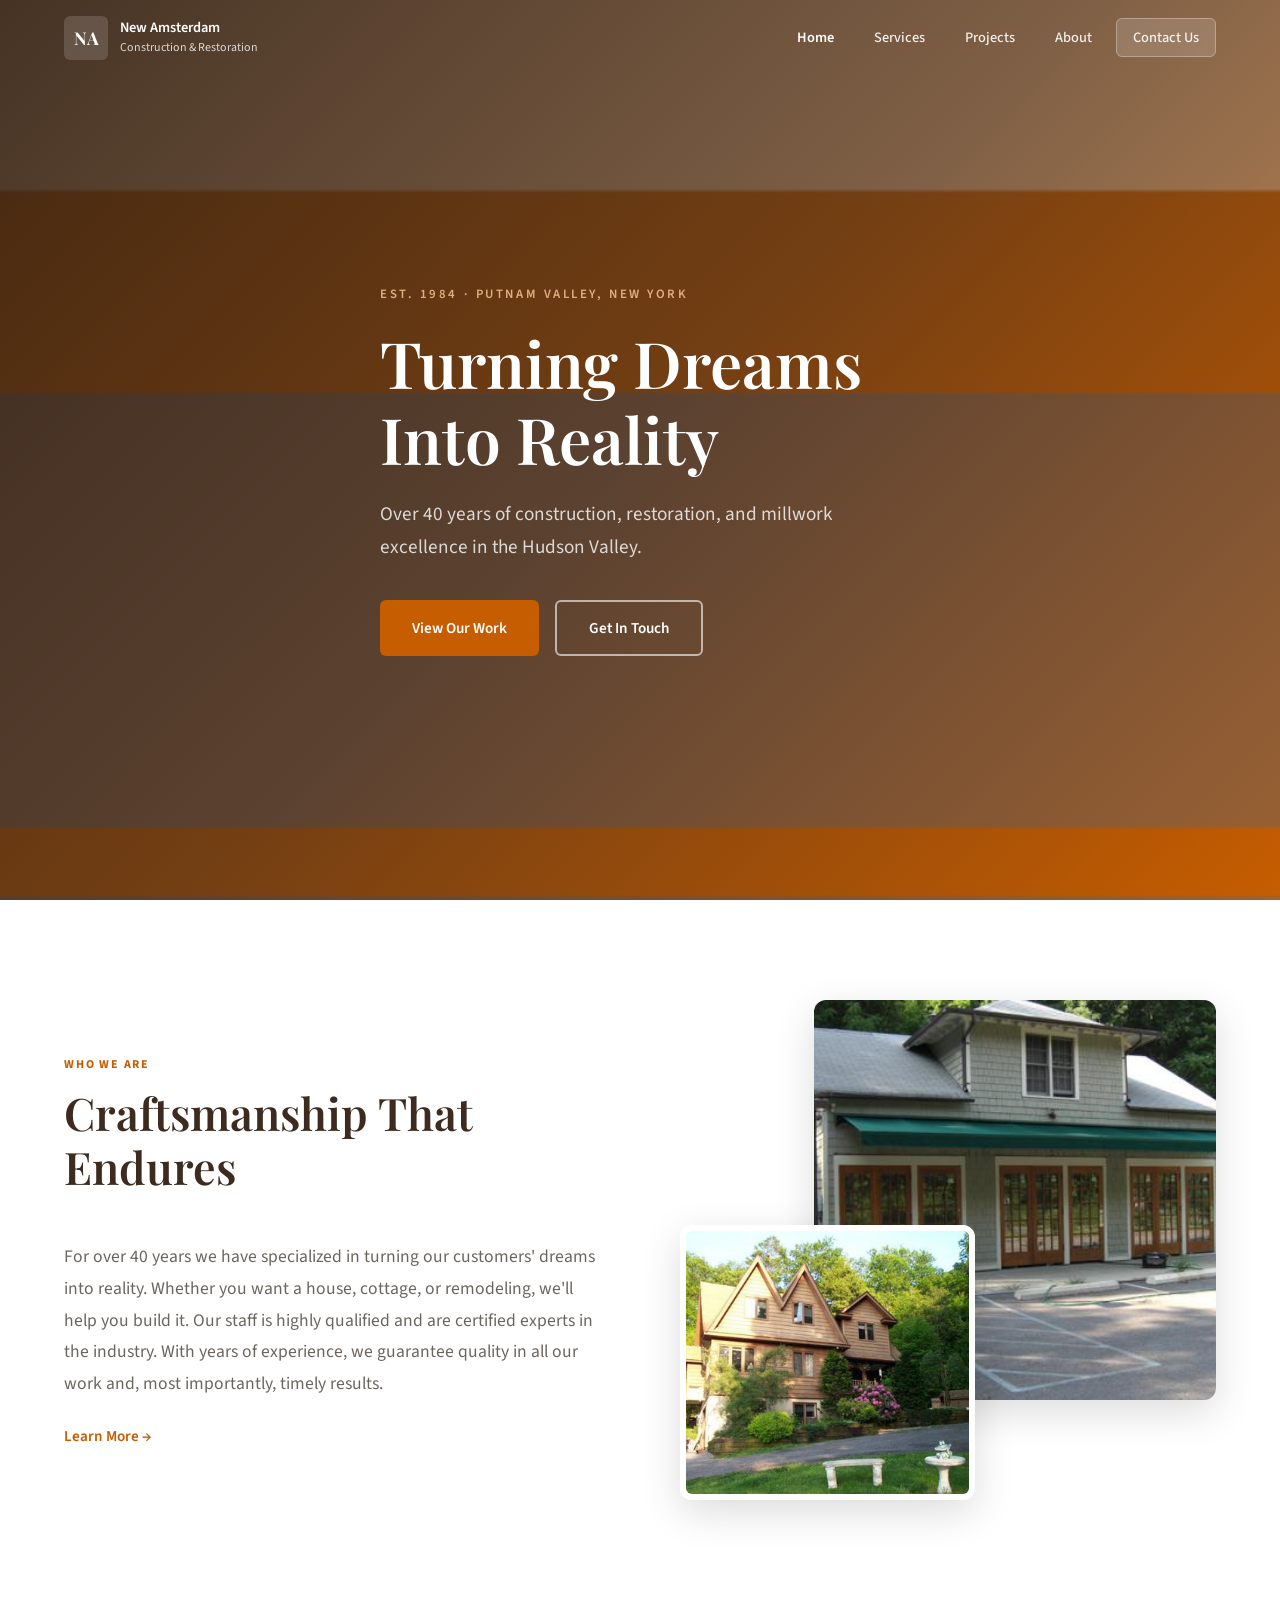
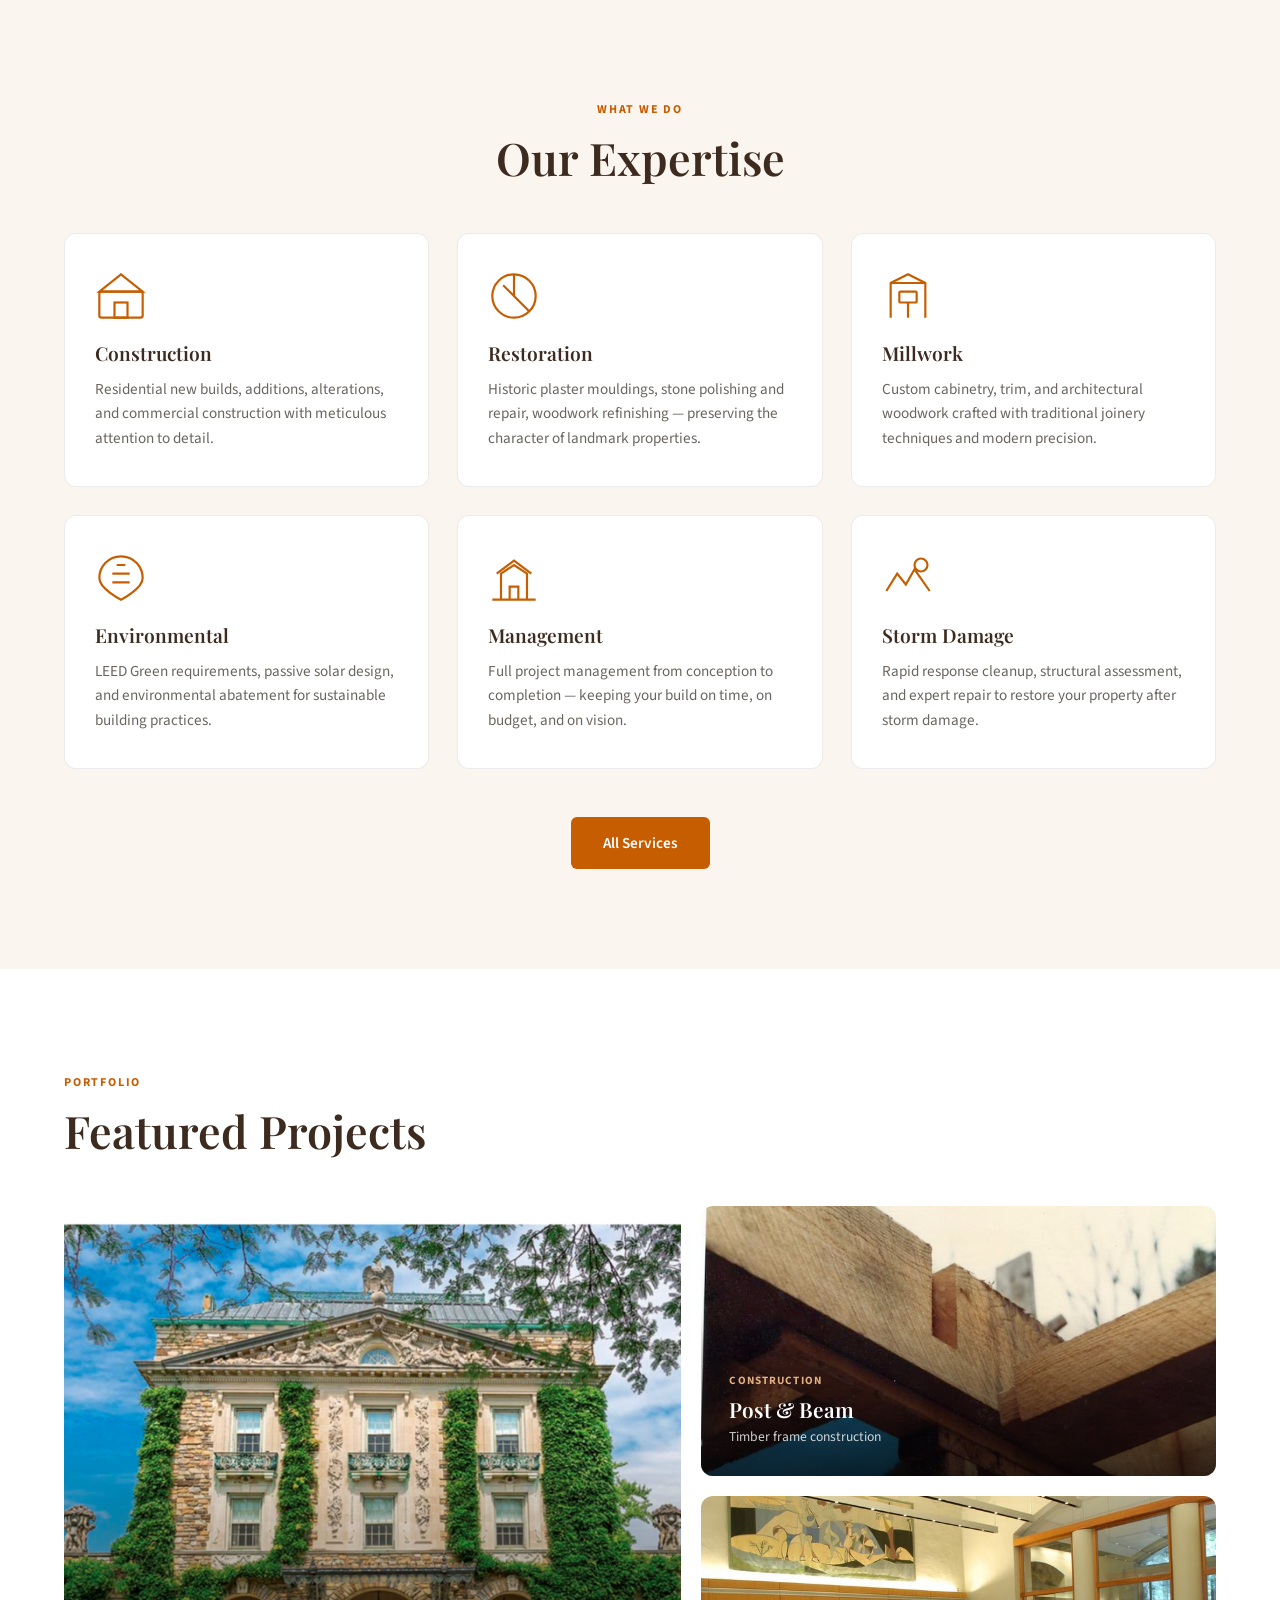
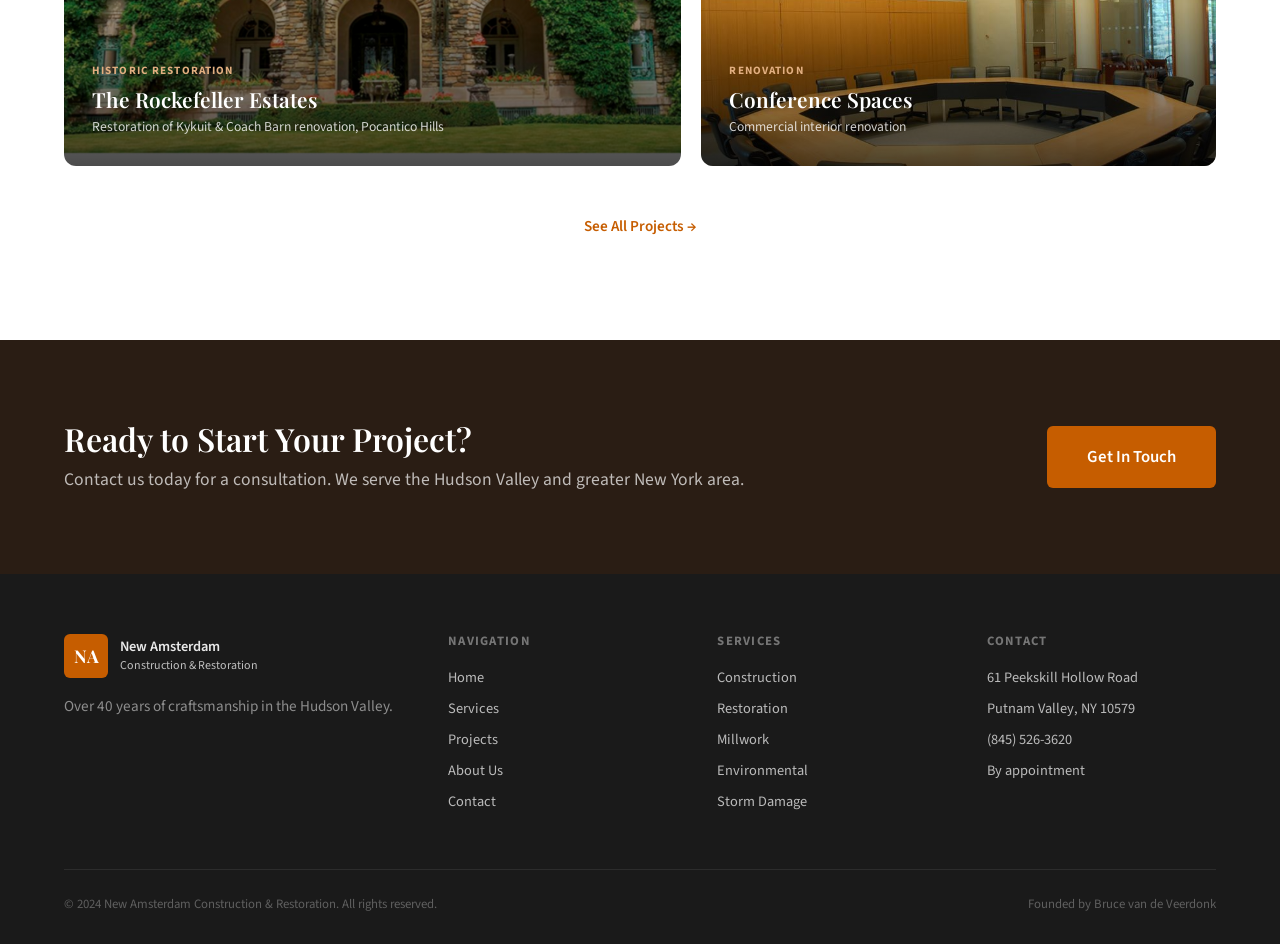
<file: index.html>
<!DOCTYPE html>
<html lang="en">
<head>
  <meta charset="UTF-8">
  <meta name="viewport" content="width=device-width, initial-scale=1.0">
  <title>New Amsterdam Construction & Restoration | Putnam Valley, NY</title>
  <meta name="description" content="Over 40 years of construction, restoration, and millwork excellence in the Hudson Valley. Residential, commercial, and historic restoration.">
  <!-- Open Graph -->
  <meta property="og:type" content="website">
  <meta property="og:title" content="New Amsterdam Construction & Restoration">
  <meta property="og:description" content="Over 40 years of construction, restoration, and millwork excellence in the Hudson Valley.">
  <meta property="og:image" content="https://www.ai-heroes.co/newamsterdam-cr-redesign/images/og-image.png">
  <meta property="og:image:width" content="1200">
  <meta property="og:image:height" content="630">
  <meta property="og:url" content="https://www.ai-heroes.co/newamsterdam-cr-redesign/">
  <meta property="og:site_name" content="New Amsterdam Construction & Restoration">
  <!-- Twitter Card -->
  <meta name="twitter:card" content="summary_large_image">
  <meta name="twitter:title" content="New Amsterdam Construction & Restoration">
  <meta name="twitter:description" content="Over 40 years of construction, restoration, and millwork excellence in the Hudson Valley.">
  <meta name="twitter:image" content="https://www.ai-heroes.co/newamsterdam-cr-redesign/images/og-image.png">
  <!-- Theme -->
  <meta name="theme-color" content="#2A1D14">
  <link rel="preconnect" href="https://fonts.googleapis.com">
  <link rel="preconnect" href="https://fonts.gstatic.com" crossorigin>
  <link href="https://fonts.googleapis.com/css2?family=Playfair+Display:wght@400;600;700&family=Source+Sans+Pro:wght@300;400;600;700&display=swap" rel="stylesheet">
  <link rel="stylesheet" href="styles.css">
</head>
<body>
  <!-- Navigation -->
  <nav class="nav" id="nav">
    <div class="nav__inner">
      <a href="index.html" class="nav__logo">
        <span class="nav__logo-mark">NA</span>
        <span class="nav__logo-text">New Amsterdam<br><small>Construction & Restoration</small></span>
      </a>
      <button class="nav__toggle" id="navToggle" aria-label="Menu">
        <span></span><span></span><span></span>
      </button>
      <ul class="nav__links" id="navLinks">
        <li><a href="index.html" class="active">Home</a></li>
        <li><a href="services.html">Services</a></li>
        <li><a href="projects.html">Projects</a></li>
        <li><a href="about.html">About</a></li>
        <li><a href="contact.html" class="nav__cta">Contact Us</a></li>
      </ul>
    </div>
  </nav>

  <!-- Hero -->
  <header class="hero">
    <div class="hero__bg">
      <img src="images/header.jpg" alt="New Amsterdam Construction header" loading="eager">
      <div class="hero__overlay"></div>
    </div>
    <div class="hero__content">
      <p class="hero__tag">Est. 1984 · Putnam Valley, New York</p>
      <h1 class="hero__title">Turning Dreams<br>Into Reality</h1>
      <p class="hero__subtitle">Over 40 years of construction, restoration, and millwork excellence in the Hudson Valley.</p>
      <div class="hero__actions">
        <a href="projects.html" class="btn btn--primary">View Our Work</a>
        <a href="contact.html" class="btn btn--outline">Get In Touch</a>
      </div>
    </div>
  </header>

  <!-- Intro -->
  <section class="section intro">
    <div class="container">
      <div class="intro__grid">
        <div class="intro__text">
          <p class="section__tag">Who We Are</p>
          <h2 class="section__title">Craftsmanship That Endures</h2>
          <p class="intro__body">For over 40 years we have specialized in turning our customers' dreams into reality. Whether you want a house, cottage, or remodeling, we'll help you build it. Our staff is highly qualified and are certified experts in the industry. With years of experience, we guarantee quality in all our work and, most importantly, timely results.</p>
          <a href="about.html" class="btn btn--text">Learn More &rarr;</a>
        </div>
        <div class="intro__images">
          <div class="intro__img intro__img--main">
            <img src="images/home-project2.jpg" alt="Construction project" loading="lazy">
          </div>
          <div class="intro__img intro__img--accent">
            <img src="images/home-project1.jpg" alt="Completed project" loading="lazy">
          </div>
        </div>
      </div>
    </div>
  </section>

  <!-- Services Preview -->
  <section class="section services-preview">
    <div class="container">
      <p class="section__tag section__tag--center">What We Do</p>
      <h2 class="section__title section__title--center">Our Expertise</h2>
      <div class="services-grid">
        <div class="service-card">
          <div class="service-card__icon">
            <svg viewBox="0 0 48 48" fill="none" stroke="currentColor" stroke-width="2"><rect x="4" y="20" width="40" height="24" rx="2"/><path d="M24 4L4 20h40L24 4z"/><rect x="18" y="30" width="12" height="14"/></svg>
          </div>
          <h3>Construction</h3>
          <p>Residential new builds, additions, alterations, and commercial construction with meticulous attention to detail.</p>
        </div>
        <div class="service-card">
          <div class="service-card__icon">
            <svg viewBox="0 0 48 48" fill="none" stroke="currentColor" stroke-width="2"><circle cx="24" cy="24" r="20"/><path d="M24 4v20l14 14"/><path d="M14 14l10 10"/></svg>
          </div>
          <h3>Restoration</h3>
          <p>Historic plaster mouldings, stone polishing and repair, woodwork refinishing — preserving the character of landmark properties.</p>
        </div>
        <div class="service-card">
          <div class="service-card__icon">
            <svg viewBox="0 0 48 48" fill="none" stroke="currentColor" stroke-width="2"><path d="M8 44V12l16-8 16 8v32"/><path d="M8 12h32"/><rect x="16" y="20" width="16" height="10" rx="1"/><path d="M24 30v14"/></svg>
          </div>
          <h3>Millwork</h3>
          <p>Custom cabinetry, trim, and architectural woodwork crafted with traditional joinery techniques and modern precision.</p>
        </div>
        <div class="service-card">
          <div class="service-card__icon">
            <svg viewBox="0 0 48 48" fill="none" stroke="currentColor" stroke-width="2"><path d="M24 4C12 4 4 14 4 24s20 20 20 20 20-10 20-20S36 4 24 4z"/><path d="M16 20h16M16 28h16M20 12h8"/></svg>
          </div>
          <h3>Environmental</h3>
          <p>LEED Green requirements, passive solar design, and environmental abatement for sustainable building practices.</p>
        </div>
        <div class="service-card">
          <div class="service-card__icon">
            <svg viewBox="0 0 48 48" fill="none" stroke="currentColor" stroke-width="2"><path d="M4 44h40"/><path d="M12 44V20l12-8 12 8v24"/><path d="M20 44V32h8v12"/><path d="M8 20l16-12 16 12"/></svg>
          </div>
          <h3>Management</h3>
          <p>Full project management from conception to completion — keeping your build on time, on budget, and on vision.</p>
        </div>
        <div class="service-card">
          <div class="service-card__icon">
            <svg viewBox="0 0 48 48" fill="none" stroke="currentColor" stroke-width="2"><path d="M4 36l10-16 8 10 8-14 14 20"/><circle cx="36" cy="12" r="6"/></svg>
          </div>
          <h3>Storm Damage</h3>
          <p>Rapid response cleanup, structural assessment, and expert repair to restore your property after storm damage.</p>
        </div>
      </div>
      <div class="section__cta">
        <a href="services.html" class="btn btn--primary">All Services</a>
      </div>
    </div>
  </section>

  <!-- Featured Projects -->
  <section class="section featured">
    <div class="container">
      <p class="section__tag">Portfolio</p>
      <h2 class="section__title">Featured Projects</h2>
      <div class="featured__grid">
        <a href="projects.html" class="featured__card featured__card--large">
          <img src="images/kykuit.png" alt="Kykuit - Rockefeller Estate" loading="lazy">
          <div class="featured__card-overlay">
            <span class="featured__card-tag">Historic Restoration</span>
            <h3>The Rockefeller Estates</h3>
            <p>Restoration of Kykuit & Coach Barn renovation, Pocantico Hills</p>
          </div>
        </a>
        <a href="projects.html" class="featured__card">
          <img src="images/timber1.jpg" alt="Post and Beam construction" loading="lazy">
          <div class="featured__card-overlay">
            <span class="featured__card-tag">Construction</span>
            <h3>Post & Beam</h3>
            <p>Timber frame construction</p>
          </div>
        </a>
        <a href="projects.html" class="featured__card">
          <img src="images/conference-room.jpg" alt="Conference room restoration" loading="lazy">
          <div class="featured__card-overlay">
            <span class="featured__card-tag">Renovation</span>
            <h3>Conference Spaces</h3>
            <p>Commercial interior renovation</p>
          </div>
        </a>
      </div>
      <div class="section__cta">
        <a href="projects.html" class="btn btn--text">See All Projects &rarr;</a>
      </div>
    </div>
  </section>

  <!-- CTA Banner -->
  <section class="cta-banner">
    <div class="container">
      <div class="cta-banner__inner">
        <div>
          <h2>Ready to Start Your Project?</h2>
          <p>Contact us today for a consultation. We serve the Hudson Valley and greater New York area.</p>
        </div>
        <a href="contact.html" class="btn btn--primary btn--large">Get In Touch</a>
      </div>
    </div>
  </section>

  <!-- Footer -->
  <footer class="footer">
    <div class="container">
      <div class="footer__grid">
        <div class="footer__brand">
          <div class="nav__logo">
            <span class="nav__logo-mark">NA</span>
            <span class="nav__logo-text">New Amsterdam<br><small>Construction & Restoration</small></span>
          </div>
          <p class="footer__tagline">Over 40 years of craftsmanship in the Hudson Valley.</p>
        </div>
        <div class="footer__col">
          <h4>Navigation</h4>
          <ul>
            <li><a href="index.html">Home</a></li>
            <li><a href="services.html">Services</a></li>
            <li><a href="projects.html">Projects</a></li>
            <li><a href="about.html">About Us</a></li>
            <li><a href="contact.html">Contact</a></li>
          </ul>
        </div>
        <div class="footer__col">
          <h4>Services</h4>
          <ul>
            <li><a href="services.html">Construction</a></li>
            <li><a href="services.html">Restoration</a></li>
            <li><a href="services.html">Millwork</a></li>
            <li><a href="services.html">Environmental</a></li>
            <li><a href="services.html">Storm Damage</a></li>
          </ul>
        </div>
        <div class="footer__col">
          <h4>Contact</h4>
          <ul>
            <li>61 Peekskill Hollow Road</li>
            <li>Putnam Valley, NY 10579</li>
            <li><a href="tel:8455263620">(845) 526-3620</a></li>
            <li>By appointment</li>
          </ul>
        </div>
      </div>
      <div class="footer__bottom">
        <p>&copy; 2024 New Amsterdam Construction & Restoration. All rights reserved.</p>
        <p>Founded by Bruce van de Veerdonk</p>
      </div>
    </div>
  </footer>

  <script src="main.js"></script>
</body>
</html>
</file>
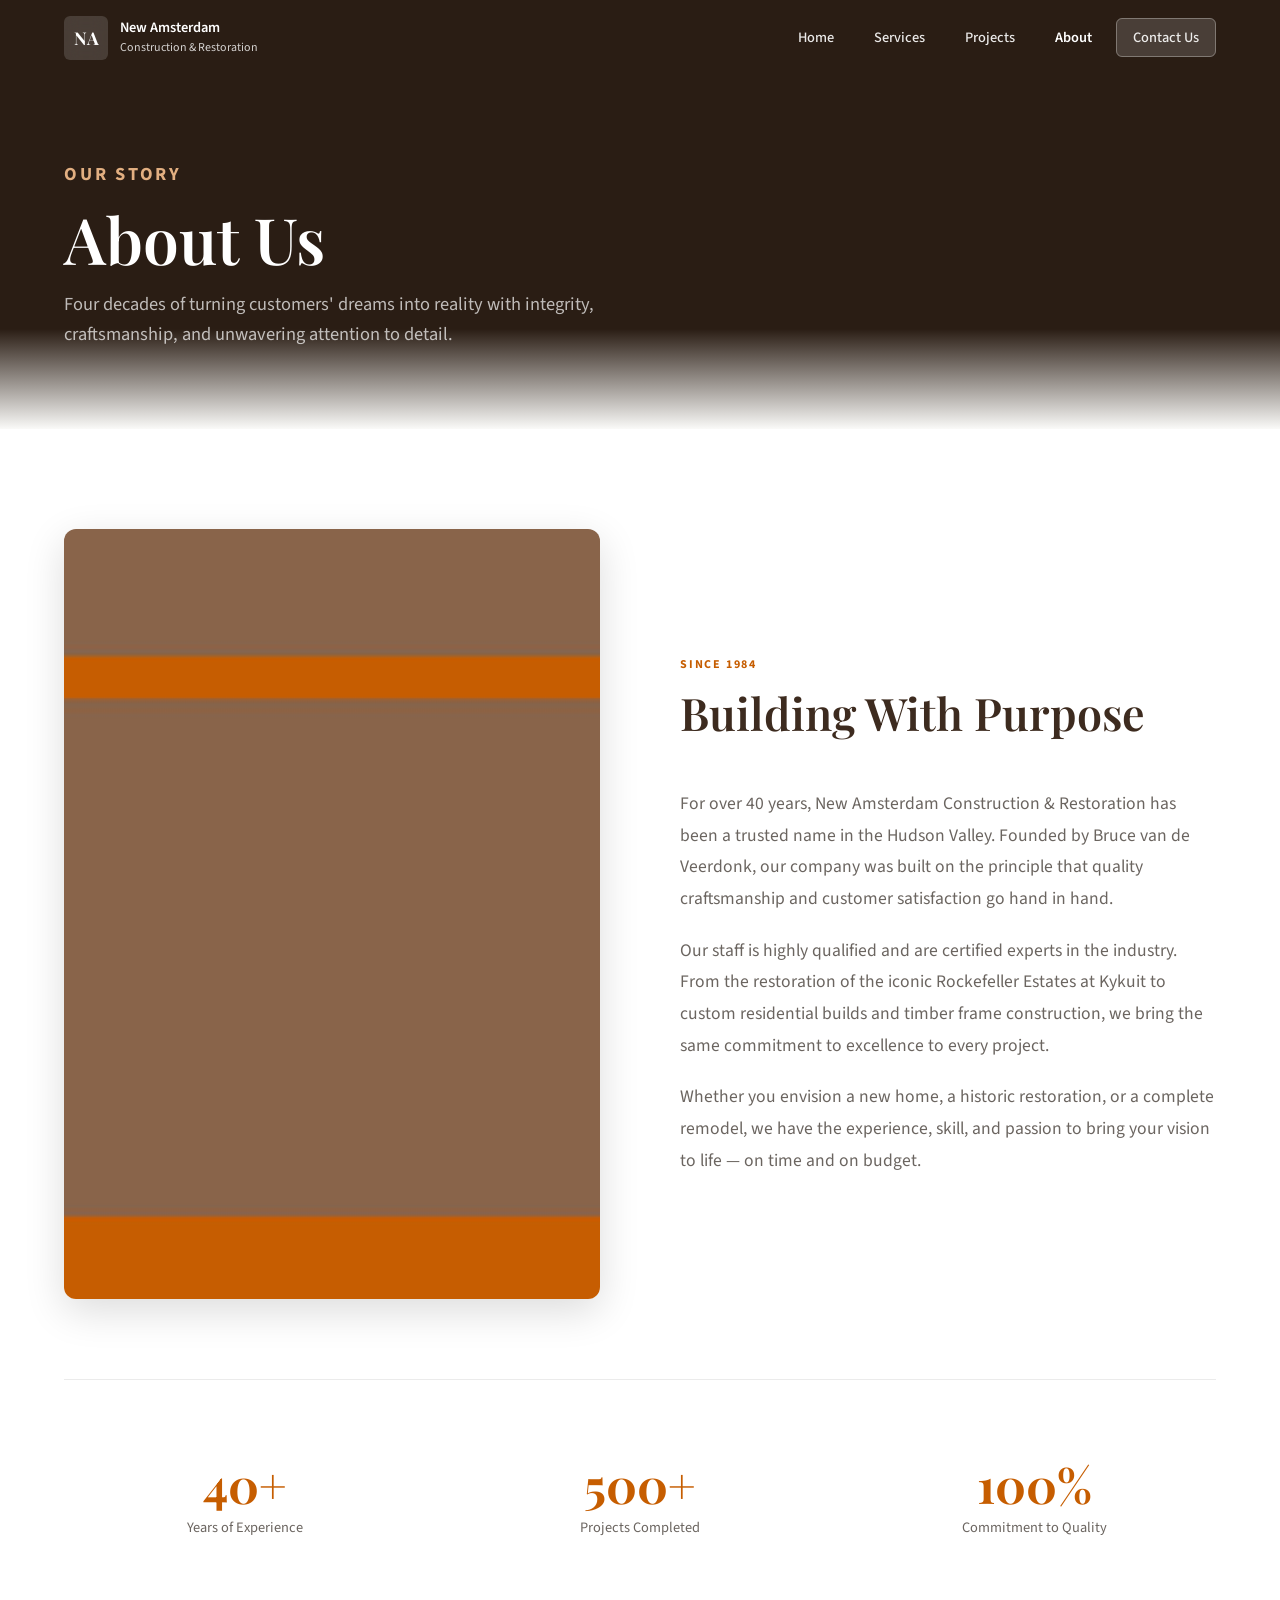
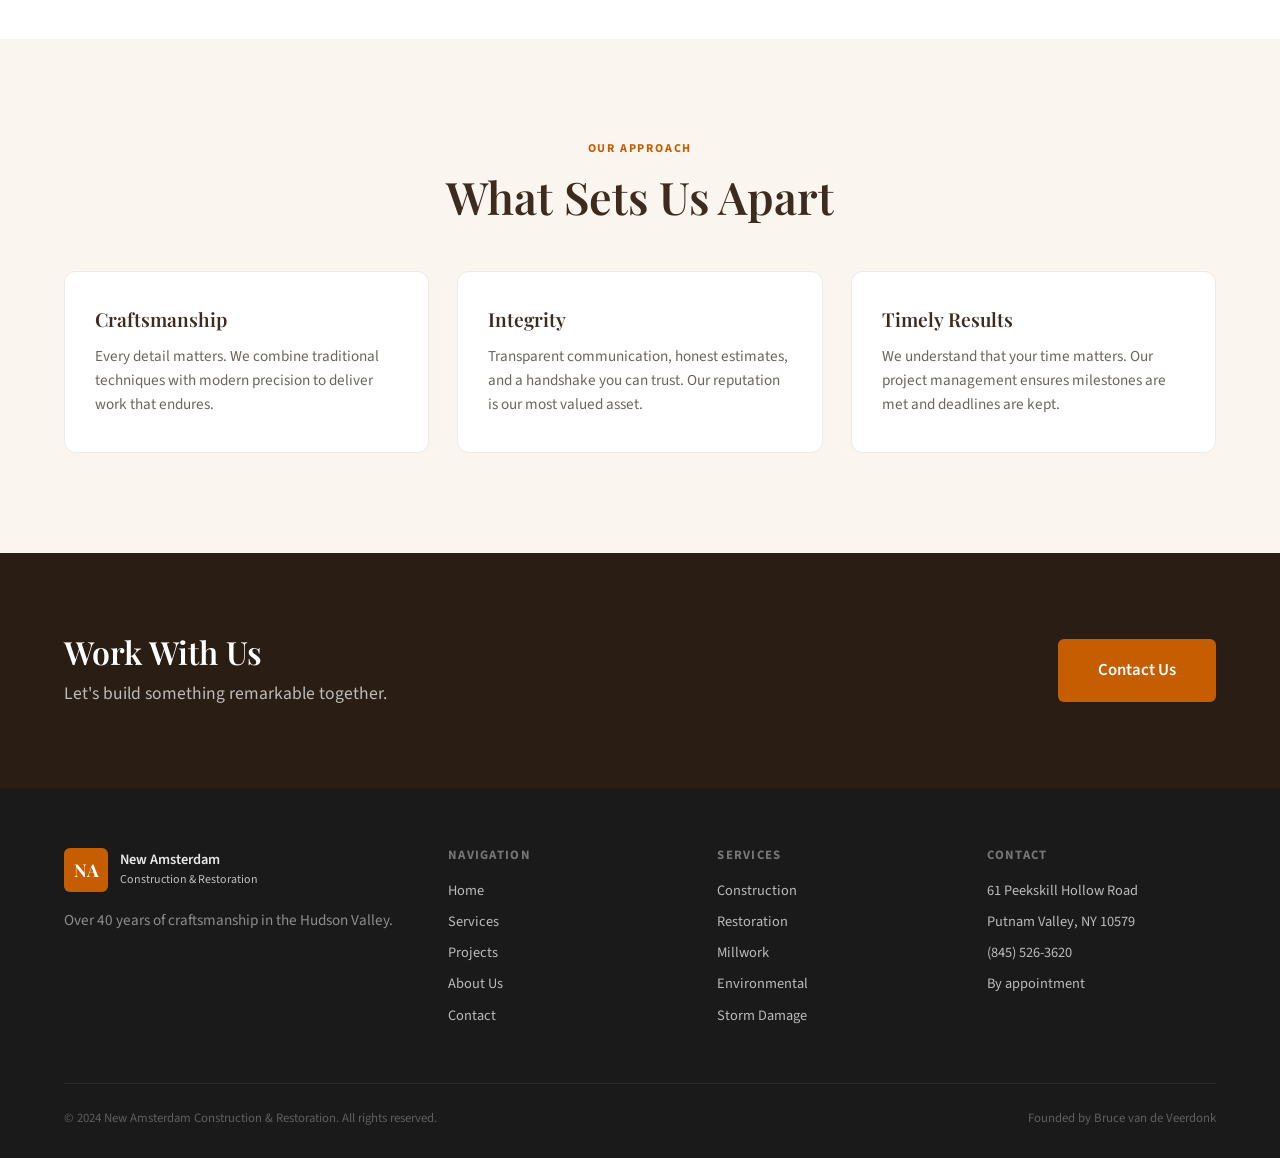
<file: about.html>
<!DOCTYPE html>
<html lang="en">
<head>
  <meta charset="UTF-8">
  <meta name="viewport" content="width=device-width, initial-scale=1.0">
  <title>About Us | New Amsterdam Construction & Restoration</title>
  <meta name="description" content="Learn about New Amsterdam Construction & Restoration — over 40 years of building excellence in the Hudson Valley.">
  <meta property="og:type" content="website">
  <meta property="og:title" content="About Us | New Amsterdam Construction & Restoration">
  <meta property="og:description" content="Over 40 years of building excellence in the Hudson Valley. Founded by Bruce van de Veerdonk.">
  <meta property="og:image" content="https://www.ai-heroes.co/newamsterdam-cr-redesign/images/og-image.png">
  <meta property="og:image:width" content="1200">
  <meta property="og:image:height" content="630">
  <meta property="og:url" content="https://www.ai-heroes.co/newamsterdam-cr-redesign/about.html">
  <meta name="twitter:card" content="summary_large_image">
  <meta name="twitter:title" content="About Us | New Amsterdam Construction & Restoration">
  <meta name="twitter:description" content="Over 40 years of building excellence in the Hudson Valley. Founded by Bruce van de Veerdonk.">
  <meta name="twitter:image" content="https://www.ai-heroes.co/newamsterdam-cr-redesign/images/og-image.png">
  <meta name="theme-color" content="#2A1D14">
  <link rel="preconnect" href="https://fonts.googleapis.com">
  <link rel="preconnect" href="https://fonts.gstatic.com" crossorigin>
  <link href="https://fonts.googleapis.com/css2?family=Playfair+Display:wght@400;600;700&family=Source+Sans+Pro:wght@300;400;600;700&display=swap" rel="stylesheet">
  <link rel="stylesheet" href="styles.css">
</head>
<body>
  <nav class="nav scrolled" id="nav">
    <div class="nav__inner">
      <a href="index.html" class="nav__logo"><span class="nav__logo-mark">NA</span><span class="nav__logo-text">New Amsterdam<br><small>Construction & Restoration</small></span></a>
      <button class="nav__toggle" id="navToggle" aria-label="Menu"><span></span><span></span><span></span></button>
      <ul class="nav__links" id="navLinks">
        <li><a href="index.html">Home</a></li>
        <li><a href="services.html">Services</a></li>
        <li><a href="projects.html">Projects</a></li>
        <li><a href="about.html" class="active">About</a></li>
        <li><a href="contact.html" class="nav__cta">Contact Us</a></li>
      </ul>
    </div>
  </nav>

  <section class="page-hero">
    <div class="container page-hero__content">
      <p class="section__tag">Our Story</p>
      <h1>About Us</h1>
      <p>Four decades of turning customers' dreams into reality with integrity, craftsmanship, and unwavering attention to detail.</p>
    </div>
  </section>

  <section class="section about-content">
    <div class="container">
      <div class="about-grid fade-up">
        <div class="about-grid__img">
          <img src="images/about-main.jpg" alt="New Amsterdam Construction team" loading="lazy">
        </div>
        <div>
          <p class="section__tag">Since 1984</p>
          <h2 class="section__title">Building With Purpose</h2>
          <p style="color:var(--text-muted); font-size:1.1rem; line-height:1.8; margin-bottom:20px;">For over 40 years, New Amsterdam Construction & Restoration has been a trusted name in the Hudson Valley. Founded by Bruce van de Veerdonk, our company was built on the principle that quality craftsmanship and customer satisfaction go hand in hand.</p>
          <p style="color:var(--text-muted); font-size:1.1rem; line-height:1.8; margin-bottom:20px;">Our staff is highly qualified and are certified experts in the industry. From the restoration of the iconic Rockefeller Estates at Kykuit to custom residential builds and timber frame construction, we bring the same commitment to excellence to every project.</p>
          <p style="color:var(--text-muted); font-size:1.1rem; line-height:1.8;">Whether you envision a new home, a historic restoration, or a complete remodel, we have the experience, skill, and passion to bring your vision to life — on time and on budget.</p>
        </div>
      </div>

      <div class="about-stats fade-up">
        <div class="about-stat">
          <div class="about-stat__number">40+</div>
          <div class="about-stat__label">Years of Experience</div>
        </div>
        <div class="about-stat">
          <div class="about-stat__number">500+</div>
          <div class="about-stat__label">Projects Completed</div>
        </div>
        <div class="about-stat">
          <div class="about-stat__number">100%</div>
          <div class="about-stat__label">Commitment to Quality</div>
        </div>
      </div>
    </div>
  </section>

  <section class="section" style="background:var(--sand-pale);">
    <div class="container">
      <div style="text-align:center; max-width:700px; margin:0 auto;">
        <p class="section__tag section__tag--center">Our Approach</p>
        <h2 class="section__title section__title--center">What Sets Us Apart</h2>
      </div>
      <div class="services-grid" style="grid-template-columns: repeat(3, 1fr);">
        <div class="service-card fade-up">
          <h3>Craftsmanship</h3>
          <p>Every detail matters. We combine traditional techniques with modern precision to deliver work that endures.</p>
        </div>
        <div class="service-card fade-up">
          <h3>Integrity</h3>
          <p>Transparent communication, honest estimates, and a handshake you can trust. Our reputation is our most valued asset.</p>
        </div>
        <div class="service-card fade-up">
          <h3>Timely Results</h3>
          <p>We understand that your time matters. Our project management ensures milestones are met and deadlines are kept.</p>
        </div>
      </div>
    </div>
  </section>

  <section class="cta-banner">
    <div class="container">
      <div class="cta-banner__inner">
        <div>
          <h2>Work With Us</h2>
          <p>Let's build something remarkable together.</p>
        </div>
        <a href="contact.html" class="btn btn--primary btn--large">Contact Us</a>
      </div>
    </div>
  </section>

  <footer class="footer">
    <div class="container">
      <div class="footer__grid">
        <div class="footer__brand"><div class="nav__logo"><span class="nav__logo-mark">NA</span><span class="nav__logo-text">New Amsterdam<br><small>Construction & Restoration</small></span></div><p class="footer__tagline">Over 40 years of craftsmanship in the Hudson Valley.</p></div>
        <div class="footer__col"><h4>Navigation</h4><ul><li><a href="index.html">Home</a></li><li><a href="services.html">Services</a></li><li><a href="projects.html">Projects</a></li><li><a href="about.html">About Us</a></li><li><a href="contact.html">Contact</a></li></ul></div>
        <div class="footer__col"><h4>Services</h4><ul><li><a href="services.html">Construction</a></li><li><a href="services.html">Restoration</a></li><li><a href="services.html">Millwork</a></li><li><a href="services.html">Environmental</a></li><li><a href="services.html">Storm Damage</a></li></ul></div>
        <div class="footer__col"><h4>Contact</h4><ul><li>61 Peekskill Hollow Road</li><li>Putnam Valley, NY 10579</li><li><a href="tel:8455263620">(845) 526-3620</a></li><li>By appointment</li></ul></div>
      </div>
      <div class="footer__bottom"><p>&copy; 2024 New Amsterdam Construction & Restoration. All rights reserved.</p><p>Founded by Bruce van de Veerdonk</p></div>
    </div>
  </footer>
  <script src="main.js"></script>
</body>
</html>
</file>
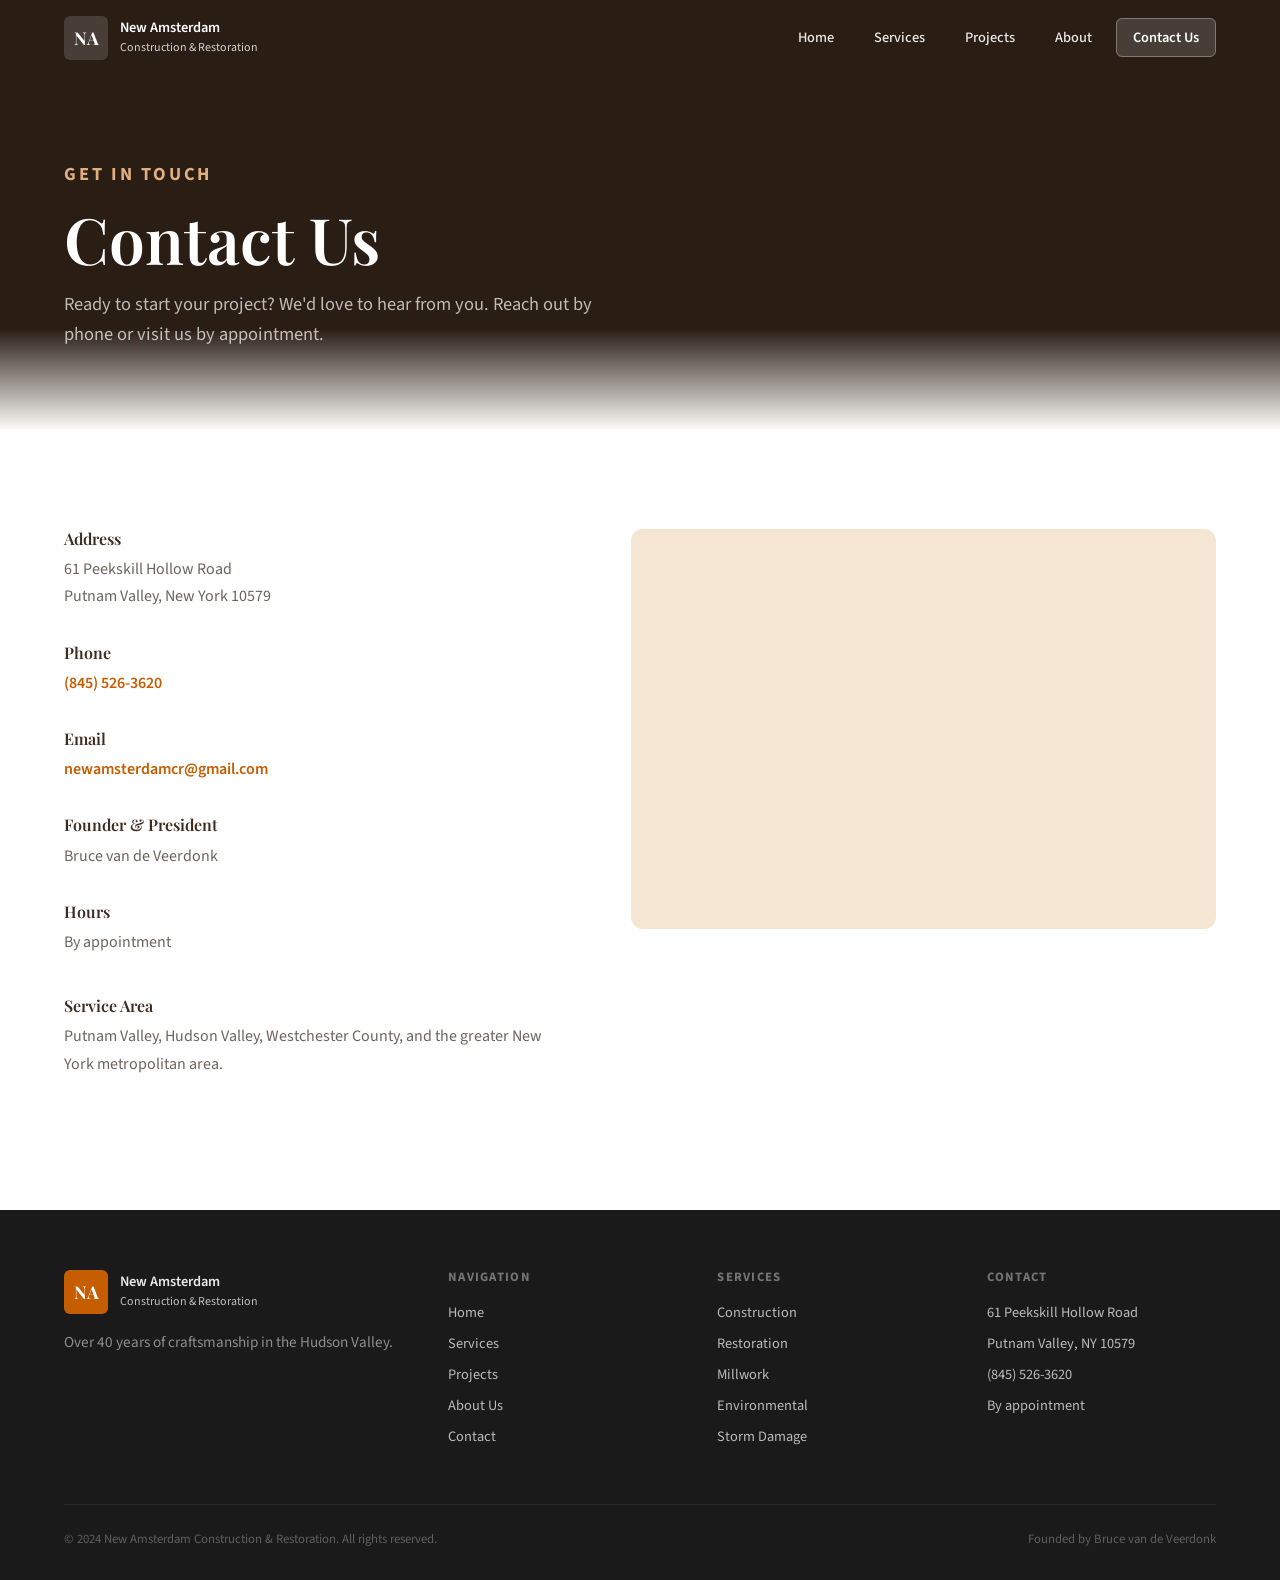
<file: contact.html>
<!DOCTYPE html>
<html lang="en">
<head>
  <meta charset="UTF-8">
  <meta name="viewport" content="width=device-width, initial-scale=1.0">
  <title>Contact Us | New Amsterdam Construction & Restoration</title>
  <meta name="description" content="Contact New Amsterdam Construction & Restoration in Putnam Valley, NY. Call (845) 526-3620 or visit by appointment.">
  <meta property="og:type" content="website">
  <meta property="og:title" content="Contact Us | New Amsterdam Construction & Restoration">
  <meta property="og:description" content="Contact us in Putnam Valley, NY. Call (845) 526-3620 or visit by appointment.">
  <meta property="og:image" content="https://www.ai-heroes.co/newamsterdam-cr-redesign/images/og-image.png">
  <meta property="og:image:width" content="1200">
  <meta property="og:image:height" content="630">
  <meta property="og:url" content="https://www.ai-heroes.co/newamsterdam-cr-redesign/contact.html">
  <meta name="twitter:card" content="summary_large_image">
  <meta name="twitter:title" content="Contact Us | New Amsterdam Construction & Restoration">
  <meta name="twitter:description" content="Contact us in Putnam Valley, NY. Call (845) 526-3620 or visit by appointment.">
  <meta name="twitter:image" content="https://www.ai-heroes.co/newamsterdam-cr-redesign/images/og-image.png">
  <meta name="theme-color" content="#2A1D14">
  <link rel="preconnect" href="https://fonts.googleapis.com">
  <link rel="preconnect" href="https://fonts.gstatic.com" crossorigin>
  <link href="https://fonts.googleapis.com/css2?family=Playfair+Display:wght@400;600;700&family=Source+Sans+Pro:wght@300;400;600;700&display=swap" rel="stylesheet">
  <link rel="stylesheet" href="styles.css">
</head>
<body>
  <nav class="nav scrolled" id="nav">
    <div class="nav__inner">
      <a href="index.html" class="nav__logo"><span class="nav__logo-mark">NA</span><span class="nav__logo-text">New Amsterdam<br><small>Construction & Restoration</small></span></a>
      <button class="nav__toggle" id="navToggle" aria-label="Menu"><span></span><span></span><span></span></button>
      <ul class="nav__links" id="navLinks">
        <li><a href="index.html">Home</a></li>
        <li><a href="services.html">Services</a></li>
        <li><a href="projects.html">Projects</a></li>
        <li><a href="about.html">About</a></li>
        <li><a href="contact.html" class="nav__cta active">Contact Us</a></li>
      </ul>
    </div>
  </nav>

  <section class="page-hero">
    <div class="container page-hero__content">
      <p class="section__tag">Get In Touch</p>
      <h1>Contact Us</h1>
      <p>Ready to start your project? We'd love to hear from you. Reach out by phone or visit us by appointment.</p>
    </div>
  </section>

  <section class="section contact-content">
    <div class="container">
      <div class="contact-grid">
        <div class="fade-up">
          <div class="contact-info-item">
            <h3>Address</h3>
            <p>61 Peekskill Hollow Road<br>Putnam Valley, New York 10579</p>
          </div>
          <div class="contact-info-item">
            <h3>Phone</h3>
            <p><a href="tel:8455263620">(845) 526-3620</a></p>
          </div>
          <div class="contact-info-item">
            <h3>Email</h3>
            <p><a href="mailto:newamsterdamcr@gmail.com">newamsterdamcr@gmail.com</a></p>
          </div>
          <div class="contact-info-item">
            <h3>Founder & President</h3>
            <p>Bruce van de Veerdonk</p>
          </div>
          <div class="contact-info-item">
            <h3>Hours</h3>
            <p>By appointment</p>
          </div>
          <div class="contact-info-item" style="margin-top:40px;">
            <h3>Service Area</h3>
            <p>Putnam Valley, Hudson Valley, Westchester County, and the greater New York metropolitan area.</p>
          </div>
        </div>
        <div class="fade-up">
          <div class="contact-map">
            <iframe src="https://www.google.com/maps/embed?pb=!1m18!1m12!1m3!1d3001.5!2d-73.87!3d41.38!2m3!1f0!2f0!3f0!3m2!1i1024!2i768!4f13.1!3m3!1m2!1s0x0%3A0x0!2zNDHCsDIyJzQ4LjAiTiA3M8KwNTInMTIuMCJX!5e0!3m2!1sen!2sus!4v1700000000000!5m2!1sen!2sus" allowfullscreen="" loading="lazy" referrerpolicy="no-referrer-when-downgrade"></iframe>
          </div>
        </div>
      </div>
    </div>
  </section>

  <footer class="footer">
    <div class="container">
      <div class="footer__grid">
        <div class="footer__brand"><div class="nav__logo"><span class="nav__logo-mark">NA</span><span class="nav__logo-text">New Amsterdam<br><small>Construction & Restoration</small></span></div><p class="footer__tagline">Over 40 years of craftsmanship in the Hudson Valley.</p></div>
        <div class="footer__col"><h4>Navigation</h4><ul><li><a href="index.html">Home</a></li><li><a href="services.html">Services</a></li><li><a href="projects.html">Projects</a></li><li><a href="about.html">About Us</a></li><li><a href="contact.html">Contact</a></li></ul></div>
        <div class="footer__col"><h4>Services</h4><ul><li><a href="services.html">Construction</a></li><li><a href="services.html">Restoration</a></li><li><a href="services.html">Millwork</a></li><li><a href="services.html">Environmental</a></li><li><a href="services.html">Storm Damage</a></li></ul></div>
        <div class="footer__col"><h4>Contact</h4><ul><li>61 Peekskill Hollow Road</li><li>Putnam Valley, NY 10579</li><li><a href="tel:8455263620">(845) 526-3620</a></li><li>By appointment</li></ul></div>
      </div>
      <div class="footer__bottom"><p>&copy; 2024 New Amsterdam Construction & Restoration. All rights reserved.</p><p>Founded by Bruce van de Veerdonk</p></div>
    </div>
  </footer>
  <script src="main.js"></script>
</body>
</html>
</file>
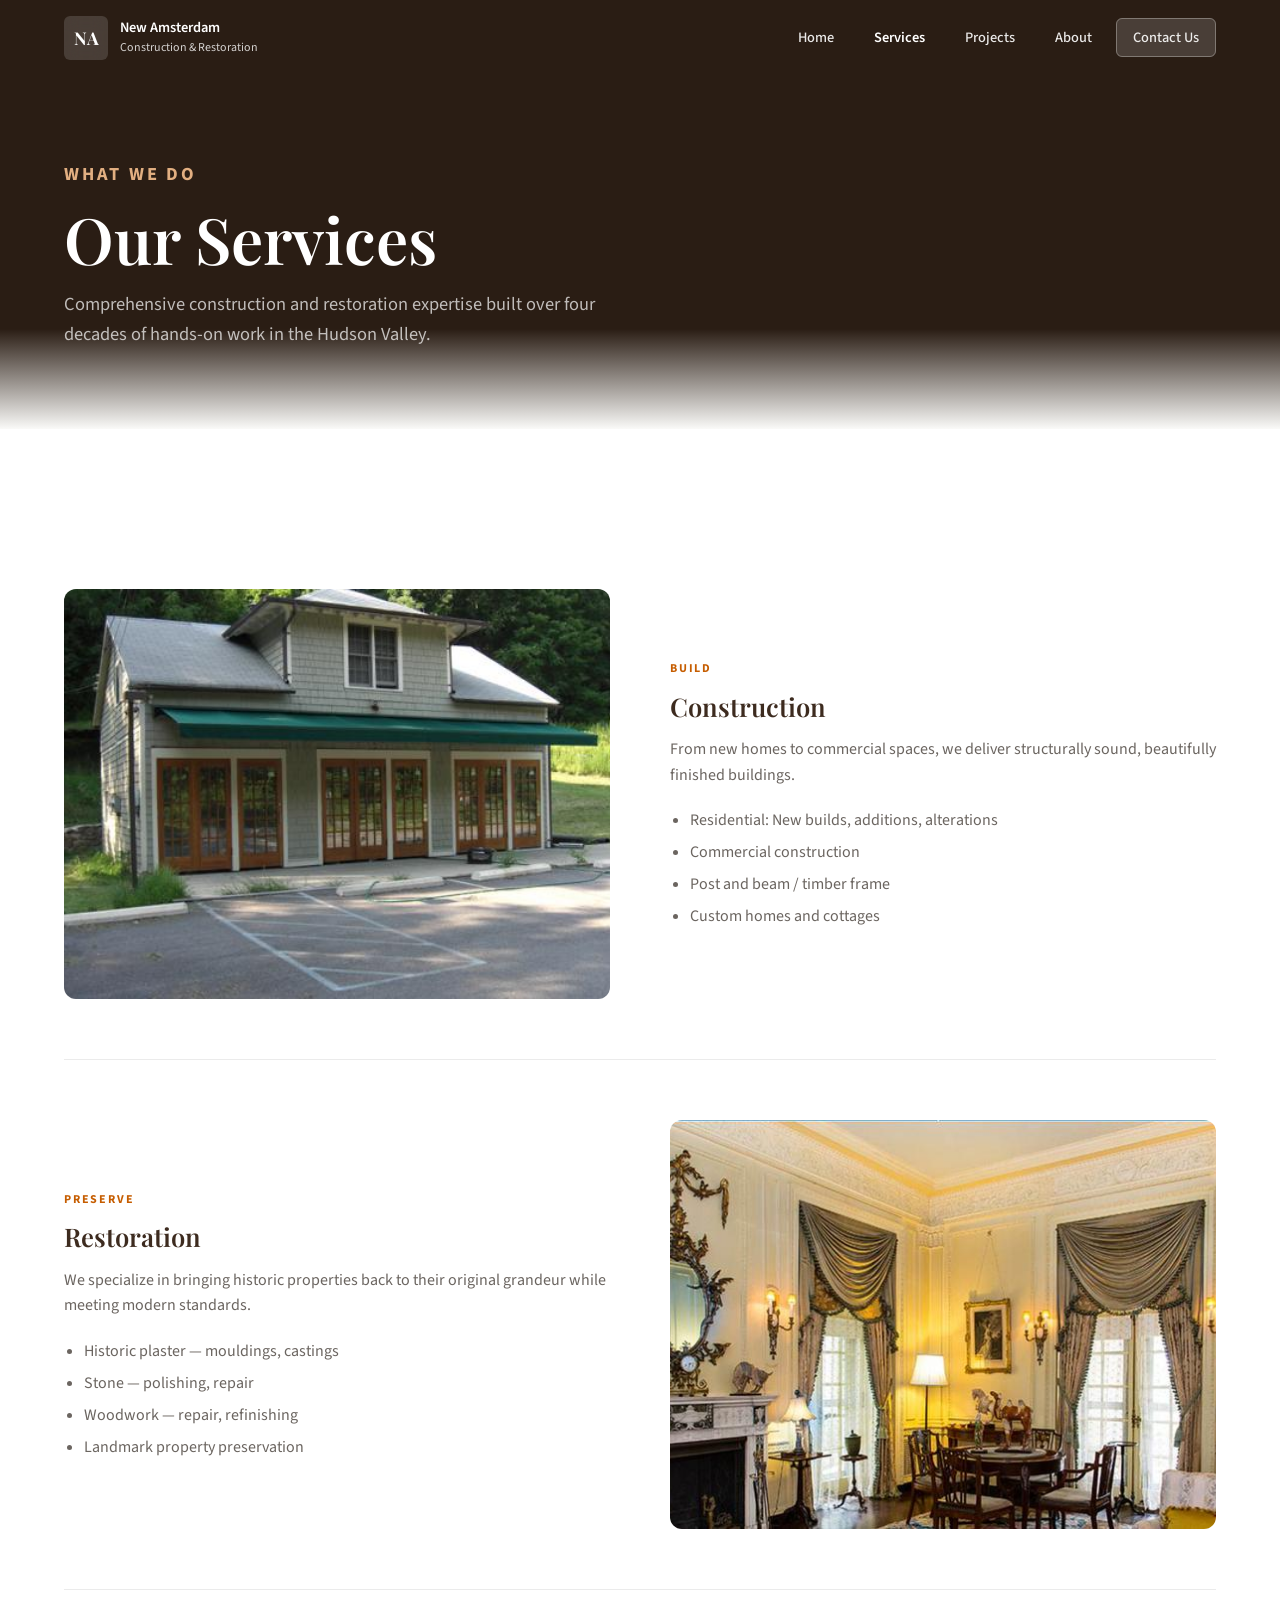
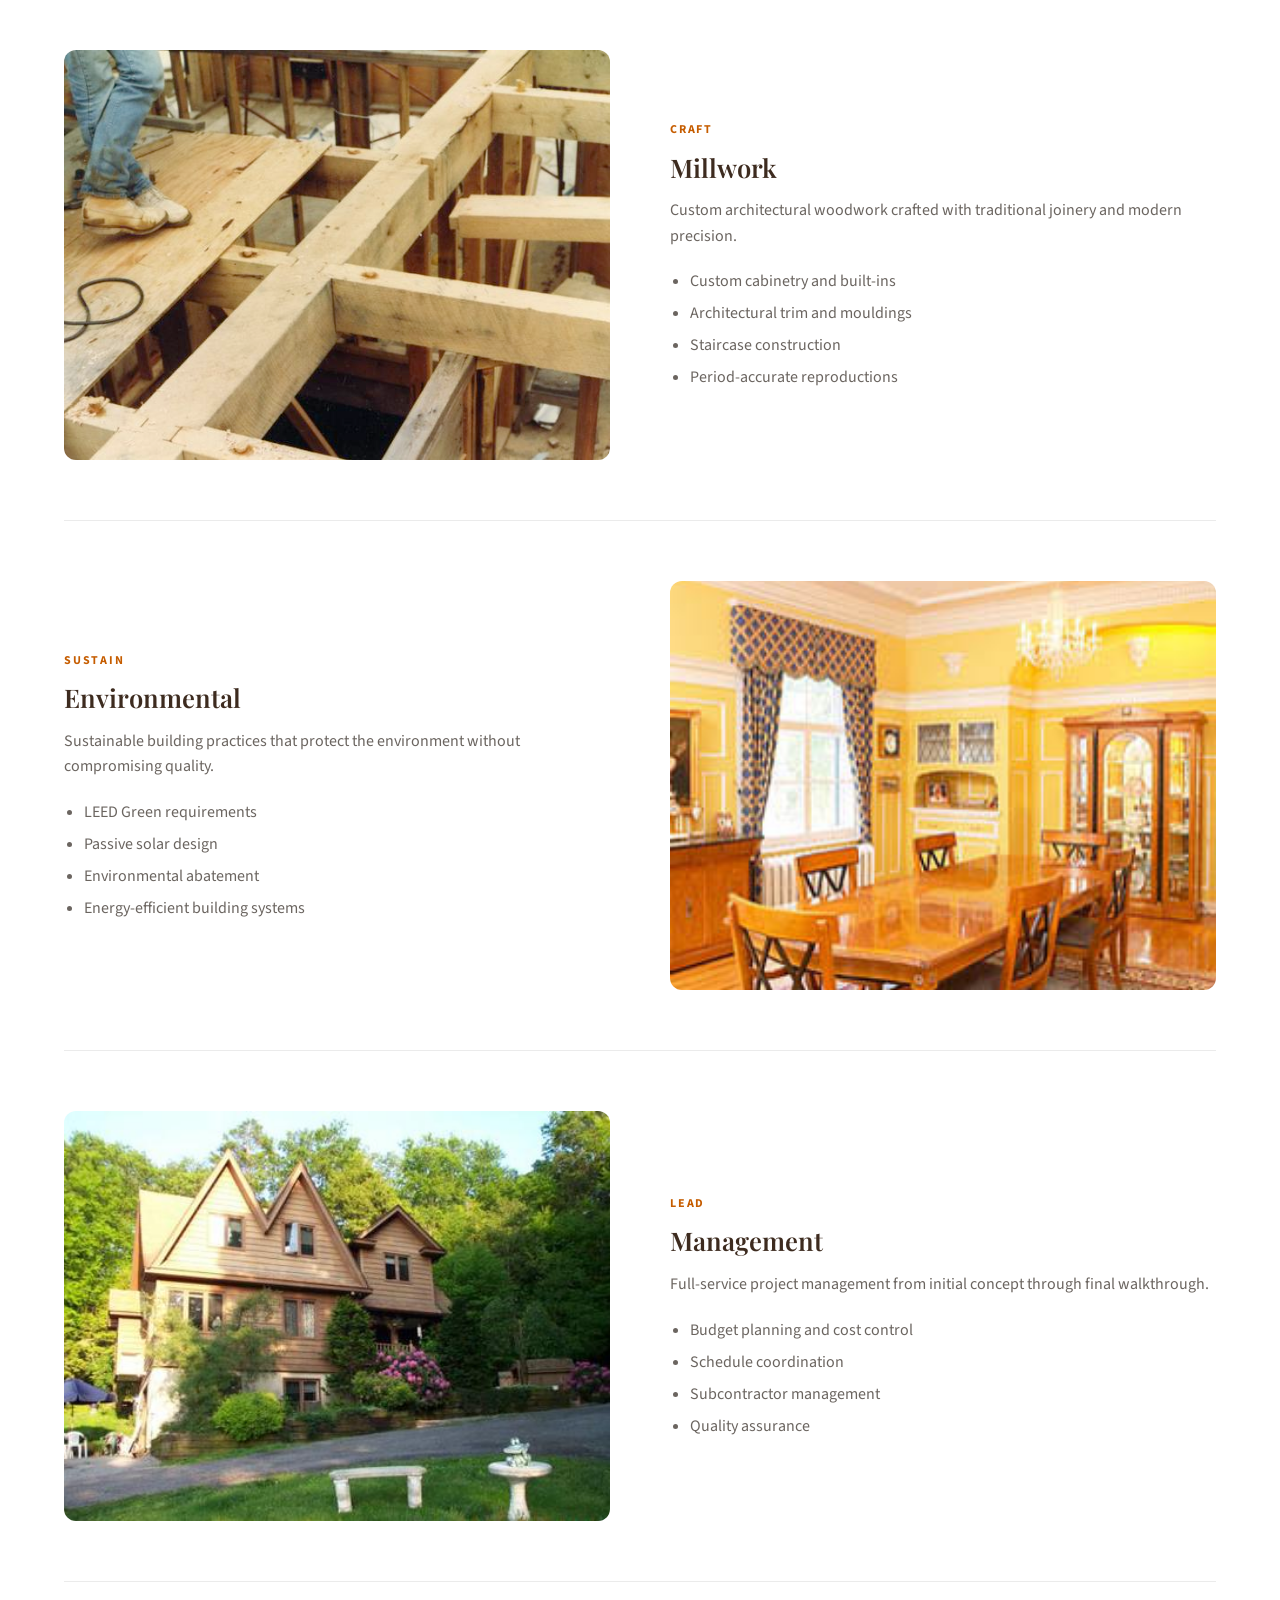
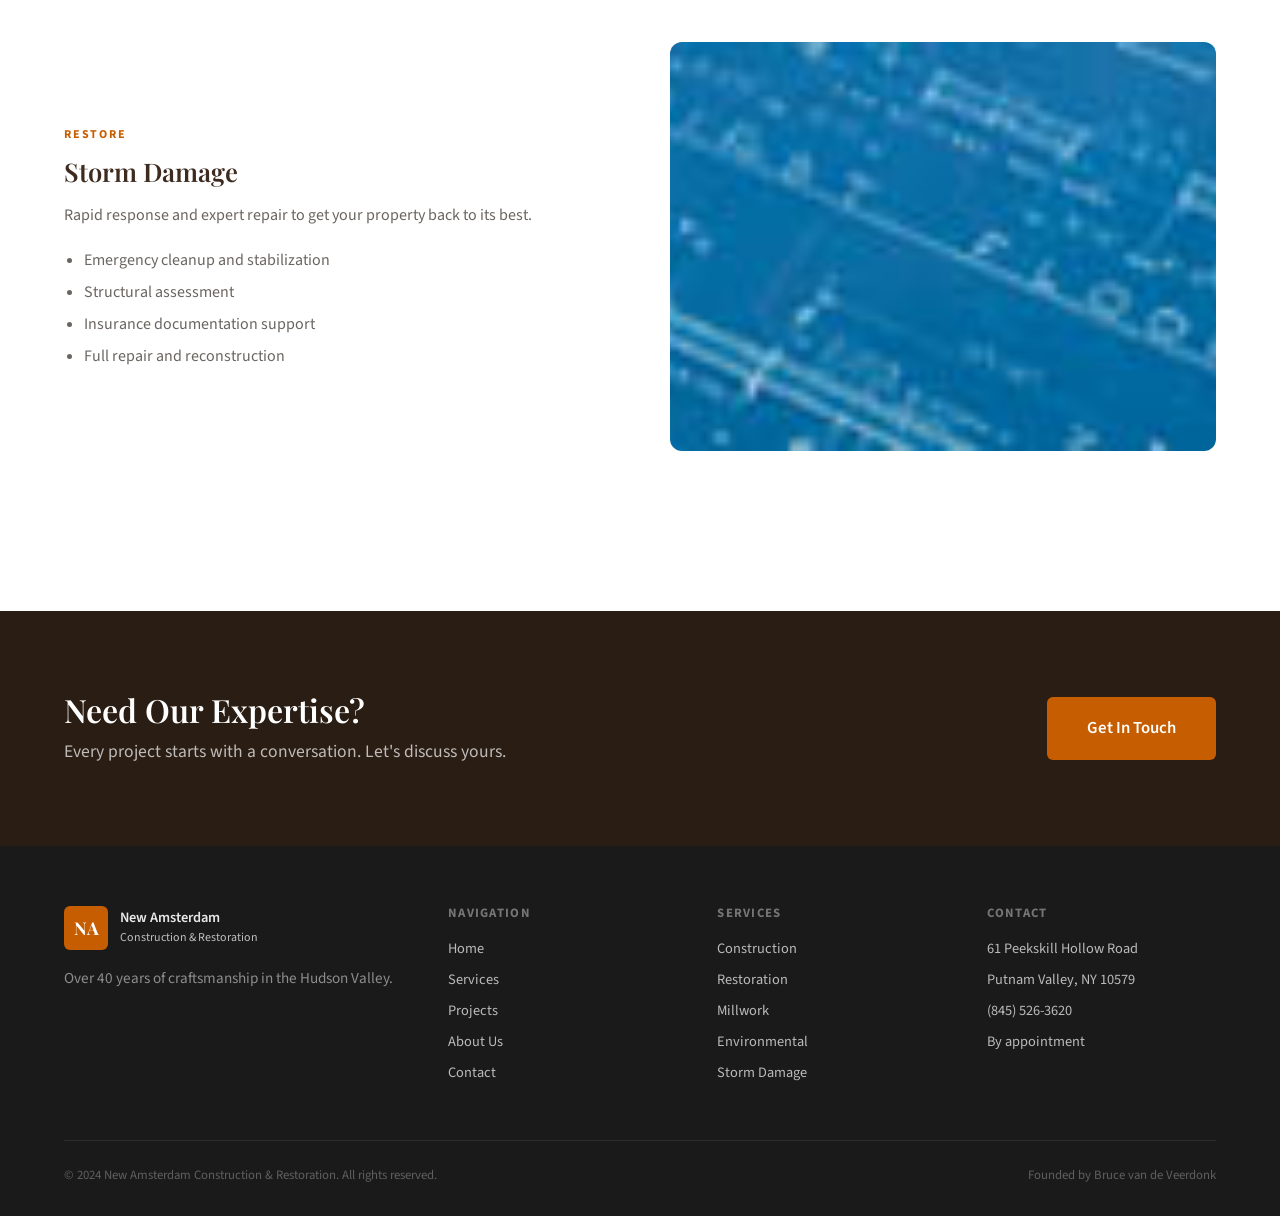
<file: services.html>
<!DOCTYPE html>
<html lang="en">
<head>
  <meta charset="UTF-8">
  <meta name="viewport" content="width=device-width, initial-scale=1.0">
  <title>Services | New Amsterdam Construction & Restoration</title>
  <meta name="description" content="Construction, restoration, millwork, environmental, and storm damage services in the Hudson Valley.">
  <meta property="og:type" content="website">
  <meta property="og:title" content="Services | New Amsterdam Construction & Restoration">
  <meta property="og:description" content="Construction, restoration, millwork, environmental, and storm damage services in the Hudson Valley.">
  <meta property="og:image" content="https://www.ai-heroes.co/newamsterdam-cr-redesign/images/og-image.png">
  <meta property="og:image:width" content="1200">
  <meta property="og:image:height" content="630">
  <meta property="og:url" content="https://www.ai-heroes.co/newamsterdam-cr-redesign/services.html">
  <meta name="twitter:card" content="summary_large_image">
  <meta name="twitter:title" content="Services | New Amsterdam Construction & Restoration">
  <meta name="twitter:description" content="Construction, restoration, millwork, environmental, and storm damage services in the Hudson Valley.">
  <meta name="twitter:image" content="https://www.ai-heroes.co/newamsterdam-cr-redesign/images/og-image.png">
  <meta name="theme-color" content="#2A1D14">
  <link rel="preconnect" href="https://fonts.googleapis.com">
  <link rel="preconnect" href="https://fonts.gstatic.com" crossorigin>
  <link href="https://fonts.googleapis.com/css2?family=Playfair+Display:wght@400;600;700&family=Source+Sans+Pro:wght@300;400;600;700&display=swap" rel="stylesheet">
  <link rel="stylesheet" href="styles.css">
</head>
<body>
  <nav class="nav scrolled" id="nav">
    <div class="nav__inner">
      <a href="index.html" class="nav__logo">
        <span class="nav__logo-mark">NA</span>
        <span class="nav__logo-text">New Amsterdam<br><small>Construction & Restoration</small></span>
      </a>
      <button class="nav__toggle" id="navToggle" aria-label="Menu"><span></span><span></span><span></span></button>
      <ul class="nav__links" id="navLinks">
        <li><a href="index.html">Home</a></li>
        <li><a href="services.html" class="active">Services</a></li>
        <li><a href="projects.html">Projects</a></li>
        <li><a href="about.html">About</a></li>
        <li><a href="contact.html" class="nav__cta">Contact Us</a></li>
      </ul>
    </div>
  </nav>

  <section class="page-hero">
    <div class="container page-hero__content">
      <p class="section__tag">What We Do</p>
      <h1>Our Services</h1>
      <p>Comprehensive construction and restoration expertise built over four decades of hands-on work in the Hudson Valley.</p>
    </div>
  </section>

  <section class="section services-detail">
    <div class="container">

      <div class="service-detail-card fade-up">
        <div class="service-detail-card__img">
          <img src="images/home-project2.jpg" alt="Residential construction" loading="lazy">
        </div>
        <div>
          <p class="section__tag">Build</p>
          <h3>Construction</h3>
          <p style="color:var(--text-muted); margin-bottom:16px;">From new homes to commercial spaces, we deliver structurally sound, beautifully finished buildings.</p>
          <ul>
            <li>Residential: New builds, additions, alterations</li>
            <li>Commercial construction</li>
            <li>Post and beam / timber frame</li>
            <li>Custom homes and cottages</li>
          </ul>
        </div>
      </div>

      <div class="service-detail-card fade-up">
        <div class="service-detail-card__img">
          <img src="images/kykuit-parlor.jpg" alt="Historic restoration" loading="lazy">
        </div>
        <div>
          <p class="section__tag">Preserve</p>
          <h3>Restoration</h3>
          <p style="color:var(--text-muted); margin-bottom:16px;">We specialize in bringing historic properties back to their original grandeur while meeting modern standards.</p>
          <ul>
            <li>Historic plaster — mouldings, castings</li>
            <li>Stone — polishing, repair</li>
            <li>Woodwork — repair, refinishing</li>
            <li>Landmark property preservation</li>
          </ul>
        </div>
      </div>

      <div class="service-detail-card fade-up">
        <div class="service-detail-card__img">
          <img src="images/timber2.jpg" alt="Millwork and woodwork" loading="lazy">
        </div>
        <div>
          <p class="section__tag">Craft</p>
          <h3>Millwork</h3>
          <p style="color:var(--text-muted); margin-bottom:16px;">Custom architectural woodwork crafted with traditional joinery and modern precision.</p>
          <ul>
            <li>Custom cabinetry and built-ins</li>
            <li>Architectural trim and mouldings</li>
            <li>Staircase construction</li>
            <li>Period-accurate reproductions</li>
          </ul>
        </div>
      </div>

      <div class="service-detail-card fade-up">
        <div class="service-detail-card__img">
          <img src="images/logo-area.jpg" alt="Environmental construction" loading="lazy">
        </div>
        <div>
          <p class="section__tag">Sustain</p>
          <h3>Environmental</h3>
          <p style="color:var(--text-muted); margin-bottom:16px;">Sustainable building practices that protect the environment without compromising quality.</p>
          <ul>
            <li>LEED Green requirements</li>
            <li>Passive solar design</li>
            <li>Environmental abatement</li>
            <li>Energy-efficient building systems</li>
          </ul>
        </div>
      </div>

      <div class="service-detail-card fade-up">
        <div class="service-detail-card__img">
          <img src="images/home-project1.jpg" alt="Project management" loading="lazy">
        </div>
        <div>
          <p class="section__tag">Lead</p>
          <h3>Management</h3>
          <p style="color:var(--text-muted); margin-bottom:16px;">Full-service project management from initial concept through final walkthrough.</p>
          <ul>
            <li>Budget planning and cost control</li>
            <li>Schedule coordination</li>
            <li>Subcontractor management</li>
            <li>Quality assurance</li>
          </ul>
        </div>
      </div>

      <div class="service-detail-card fade-up">
        <div class="service-detail-card__img">
          <img src="images/thumb1.jpg" alt="Storm damage repair" loading="lazy">
        </div>
        <div>
          <p class="section__tag">Restore</p>
          <h3>Storm Damage</h3>
          <p style="color:var(--text-muted); margin-bottom:16px;">Rapid response and expert repair to get your property back to its best.</p>
          <ul>
            <li>Emergency cleanup and stabilization</li>
            <li>Structural assessment</li>
            <li>Insurance documentation support</li>
            <li>Full repair and reconstruction</li>
          </ul>
        </div>
      </div>

    </div>
  </section>

  <section class="cta-banner">
    <div class="container">
      <div class="cta-banner__inner">
        <div>
          <h2>Need Our Expertise?</h2>
          <p>Every project starts with a conversation. Let's discuss yours.</p>
        </div>
        <a href="contact.html" class="btn btn--primary btn--large">Get In Touch</a>
      </div>
    </div>
  </section>

  <footer class="footer">
    <div class="container">
      <div class="footer__grid">
        <div class="footer__brand">
          <div class="nav__logo"><span class="nav__logo-mark">NA</span><span class="nav__logo-text">New Amsterdam<br><small>Construction & Restoration</small></span></div>
          <p class="footer__tagline">Over 40 years of craftsmanship in the Hudson Valley.</p>
        </div>
        <div class="footer__col"><h4>Navigation</h4><ul><li><a href="index.html">Home</a></li><li><a href="services.html">Services</a></li><li><a href="projects.html">Projects</a></li><li><a href="about.html">About Us</a></li><li><a href="contact.html">Contact</a></li></ul></div>
        <div class="footer__col"><h4>Services</h4><ul><li><a href="services.html">Construction</a></li><li><a href="services.html">Restoration</a></li><li><a href="services.html">Millwork</a></li><li><a href="services.html">Environmental</a></li><li><a href="services.html">Storm Damage</a></li></ul></div>
        <div class="footer__col"><h4>Contact</h4><ul><li>61 Peekskill Hollow Road</li><li>Putnam Valley, NY 10579</li><li><a href="tel:8455263620">(845) 526-3620</a></li><li>By appointment</li></ul></div>
      </div>
      <div class="footer__bottom"><p>&copy; 2024 New Amsterdam Construction & Restoration. All rights reserved.</p><p>Founded by Bruce van de Veerdonk</p></div>
    </div>
  </footer>
  <script src="main.js"></script>
</body>
</html>
</file>
<file: styles.css>
/* ============================================
   New Amsterdam Construction & Restoration
   Modern Redesign — 2024
   ============================================ */

/* --- Reset & Base --- */
*, *::before, *::after { margin: 0; padding: 0; box-sizing: border-box; }

:root {
  /* Brand palette — derived from the original #E2AF81 / #CC9966 / #C65D00 */
  --sand:       #E2AF81;
  --sand-light: #F5E6D3;
  --sand-pale:  #FBF5EF;
  --warm:       #CC9966;
  --copper:     #C65D00;
  --copper-dark:#9A4800;
  --bark:       #3D2B1F;
  --bark-deep:  #2A1D14;
  --charcoal:   #1A1A1A;
  --white:      #FFFFFF;
  --off-white:  #FAFAF8;
  --text:       #2E2E2E;
  --text-muted: #6B6560;
  --border:     rgba(0,0,0,0.08);
  --shadow-sm:  0 1px 3px rgba(0,0,0,0.08);
  --shadow-md:  0 4px 20px rgba(0,0,0,0.10);
  --shadow-lg:  0 12px 40px rgba(0,0,0,0.14);
  --radius-sm:  6px;
  --radius-md:  12px;
  --radius-lg:  20px;
  --transition: 0.3s cubic-bezier(0.25, 0.46, 0.45, 0.94);
}

html { scroll-behavior: smooth; font-size: 16px; }

body {
  font-family: 'Source Sans Pro', -apple-system, BlinkMacSystemFont, sans-serif;
  color: var(--text);
  background: var(--off-white);
  line-height: 1.6;
  -webkit-font-smoothing: antialiased;
  overflow-x: hidden;
}

img { display: block; max-width: 100%; height: auto; }
a { color: inherit; text-decoration: none; }
ul { list-style: none; }

.container { max-width: 1200px; margin: 0 auto; padding: 0 24px; }

/* --- Typography --- */
h1, h2, h3, h4 { font-family: 'Playfair Display', Georgia, serif; font-weight: 600; line-height: 1.2; color: var(--bark); }
h1 { font-size: clamp(2.5rem, 5vw, 4rem); }
h2 { font-size: clamp(1.8rem, 3.5vw, 2.8rem); }
h3 { font-size: clamp(1.2rem, 2vw, 1.5rem); }

.section__tag {
  display: inline-block;
  font-size: 0.75rem;
  font-weight: 700;
  letter-spacing: 0.15em;
  text-transform: uppercase;
  color: var(--copper);
  margin-bottom: 12px;
}
.section__tag--center { display: block; text-align: center; }

.section__title { margin-bottom: 48px; }
.section__title--center { text-align: center; }

.section__cta { text-align: center; margin-top: 48px; }

/* --- Buttons --- */
.btn {
  display: inline-flex;
  align-items: center;
  gap: 8px;
  font-family: 'Source Sans Pro', sans-serif;
  font-size: 0.95rem;
  font-weight: 600;
  padding: 14px 32px;
  border-radius: var(--radius-sm);
  transition: var(--transition);
  cursor: pointer;
  border: none;
}

.btn--primary {
  background: var(--copper);
  color: var(--white);
}
.btn--primary:hover { background: var(--copper-dark); transform: translateY(-1px); box-shadow: var(--shadow-md); }

.btn--outline {
  background: transparent;
  color: var(--white);
  border: 2px solid rgba(255,255,255,0.6);
}
.btn--outline:hover { border-color: var(--white); background: rgba(255,255,255,0.1); }

.btn--text {
  background: none;
  padding: 0;
  color: var(--copper);
  font-weight: 600;
}
.btn--text:hover { color: var(--copper-dark); }

.btn--large { padding: 18px 40px; font-size: 1.05rem; }

/* --- Navigation --- */
.nav {
  position: fixed;
  top: 0;
  left: 0;
  right: 0;
  z-index: 1000;
  padding: 16px 0;
  transition: var(--transition);
}
.nav.scrolled {
  background: rgba(255,255,255,0.97);
  backdrop-filter: blur(12px);
  box-shadow: var(--shadow-sm);
  padding: 10px 0;
}
.nav.scrolled .nav__logo-mark { background: var(--copper); color: var(--white); }
.nav.scrolled .nav__logo-text { color: var(--bark); }
.nav.scrolled .nav__links a { color: var(--text); }
.nav.scrolled .nav__cta { background: var(--copper); color: var(--white) !important; }

.nav__inner {
  max-width: 1200px;
  margin: 0 auto;
  padding: 0 24px;
  display: flex;
  align-items: center;
  justify-content: space-between;
}

.nav__logo {
  display: flex;
  align-items: center;
  gap: 12px;
  z-index: 10;
}
.nav__logo-mark {
  width: 44px;
  height: 44px;
  display: flex;
  align-items: center;
  justify-content: center;
  background: rgba(255,255,255,0.15);
  backdrop-filter: blur(8px);
  border-radius: var(--radius-sm);
  font-family: 'Playfair Display', serif;
  font-weight: 700;
  font-size: 1.1rem;
  color: var(--white);
  transition: var(--transition);
}
.nav__logo-text {
  font-family: 'Source Sans Pro', sans-serif;
  font-size: 0.9rem;
  font-weight: 600;
  line-height: 1.3;
  color: var(--white);
  transition: var(--transition);
}
.nav__logo-text small {
  font-weight: 400;
  font-size: 0.75rem;
  opacity: 0.8;
}

.nav__links {
  display: flex;
  align-items: center;
  gap: 8px;
}
.nav__links a {
  font-size: 0.9rem;
  font-weight: 500;
  color: rgba(255,255,255,0.9);
  padding: 8px 16px;
  border-radius: var(--radius-sm);
  transition: var(--transition);
}
.nav__links a:hover { color: var(--white); background: rgba(255,255,255,0.1); }
.nav__links a.active { color: var(--white); font-weight: 600; }
.nav.scrolled .nav__links a:hover { background: var(--sand-pale); color: var(--copper); }
.nav.scrolled .nav__links a.active { color: var(--copper); }

.nav__cta {
  background: rgba(255,255,255,0.15) !important;
  border: 1px solid rgba(255,255,255,0.3) !important;
}
.nav__cta:hover { background: rgba(255,255,255,0.25) !important; }
.nav.scrolled .nav__cta:hover { background: var(--copper-dark) !important; color: var(--white) !important; }

.nav__toggle {
  display: none;
  flex-direction: column;
  gap: 5px;
  background: none;
  border: none;
  cursor: pointer;
  padding: 8px;
  z-index: 10;
}
.nav__toggle span {
  width: 24px;
  height: 2px;
  background: var(--white);
  transition: var(--transition);
  border-radius: 2px;
}
.nav.scrolled .nav__toggle span { background: var(--bark); }

/* --- Hero --- */
.hero {
  position: relative;
  min-height: 100vh;
  display: flex;
  align-items: center;
  overflow: hidden;
}
.hero__bg {
  position: absolute;
  inset: 0;
}
.hero__bg img {
  width: 100%;
  height: 100%;
  object-fit: cover;
}
.hero__overlay {
  position: absolute;
  inset: 0;
  background: linear-gradient(135deg, rgba(42,29,20,0.85) 0%, rgba(61,43,31,0.6) 50%, rgba(198,93,0,0.3) 100%);
}
.hero__content {
  position: relative;
  z-index: 1;
  max-width: 1200px;
  margin: 0 auto;
  padding: 120px 24px 80px;
}
.hero__tag {
  font-size: 0.8rem;
  font-weight: 600;
  letter-spacing: 0.2em;
  text-transform: uppercase;
  color: var(--sand);
  margin-bottom: 20px;
}
.hero__title {
  color: var(--white);
  margin-bottom: 20px;
  max-width: 700px;
}
.hero__subtitle {
  font-size: 1.2rem;
  color: rgba(255,255,255,0.8);
  max-width: 520px;
  margin-bottom: 36px;
  line-height: 1.7;
}
.hero__actions { display: flex; gap: 16px; flex-wrap: wrap; }

/* --- Section spacing --- */
.section { padding: 100px 0; }

/* --- Intro --- */
.intro { background: var(--white); }
.intro__grid {
  display: grid;
  grid-template-columns: 1fr 1fr;
  gap: 80px;
  align-items: center;
}
.intro__body {
  font-size: 1.1rem;
  color: var(--text-muted);
  line-height: 1.8;
  margin-bottom: 24px;
}
.intro__images {
  position: relative;
  height: 500px;
}
.intro__img {
  border-radius: var(--radius-md);
  overflow: hidden;
  box-shadow: var(--shadow-lg);
}
.intro__img img { width: 100%; height: 100%; object-fit: cover; }
.intro__img--main {
  position: absolute;
  top: 0;
  right: 0;
  width: 75%;
  height: 80%;
}
.intro__img--accent {
  position: absolute;
  bottom: 0;
  left: 0;
  width: 55%;
  height: 55%;
  border: 6px solid var(--white);
}

/* --- Services Preview --- */
.services-preview { background: var(--sand-pale); }

.services-grid {
  display: grid;
  grid-template-columns: repeat(3, 1fr);
  gap: 28px;
}

.service-card {
  background: var(--white);
  padding: 36px 30px;
  border-radius: var(--radius-md);
  transition: var(--transition);
  border: 1px solid var(--border);
}
.service-card:hover {
  transform: translateY(-4px);
  box-shadow: var(--shadow-md);
  border-color: var(--sand);
}

.service-card__icon {
  width: 52px;
  height: 52px;
  color: var(--copper);
  margin-bottom: 20px;
}
.service-card__icon svg { width: 100%; height: 100%; }

.service-card h3 {
  font-size: 1.2rem;
  margin-bottom: 12px;
}
.service-card p {
  font-size: 0.95rem;
  color: var(--text-muted);
  line-height: 1.6;
}

/* --- Featured Projects --- */
.featured { background: var(--white); }

.featured__grid {
  display: grid;
  grid-template-columns: 1.2fr 1fr;
  grid-template-rows: 1fr 1fr;
  gap: 20px;
  height: 560px;
}

.featured__card {
  position: relative;
  border-radius: var(--radius-md);
  overflow: hidden;
  cursor: pointer;
}
.featured__card img {
  width: 100%;
  height: 100%;
  object-fit: cover;
  transition: transform 0.6s ease;
}
.featured__card:hover img { transform: scale(1.05); }

.featured__card-overlay {
  position: absolute;
  inset: 0;
  background: linear-gradient(to top, rgba(0,0,0,0.7) 0%, transparent 60%);
  display: flex;
  flex-direction: column;
  justify-content: flex-end;
  padding: 28px;
  color: var(--white);
  transition: var(--transition);
}
.featured__card:hover .featured__card-overlay { background: linear-gradient(to top, rgba(0,0,0,0.8) 0%, rgba(0,0,0,0.1) 70%); }

.featured__card-tag {
  display: inline-block;
  font-size: 0.7rem;
  font-weight: 700;
  text-transform: uppercase;
  letter-spacing: 0.1em;
  color: var(--sand);
  margin-bottom: 8px;
}
.featured__card h3 { color: var(--white); font-size: 1.3rem; margin-bottom: 4px; }
.featured__card p { font-size: 0.85rem; opacity: 0.8; }

.featured__card--large { grid-row: 1 / -1; }

/* --- CTA Banner --- */
.cta-banner {
  background: var(--bark-deep);
  padding: 80px 0;
}
.cta-banner__inner {
  display: flex;
  align-items: center;
  justify-content: space-between;
  gap: 40px;
}
.cta-banner h2 { color: var(--white); font-size: 2rem; margin-bottom: 8px; }
.cta-banner p { color: rgba(255,255,255,0.7); font-size: 1.1rem; }

/* --- Footer --- */
.footer {
  background: var(--charcoal);
  color: rgba(255,255,255,0.7);
  padding: 60px 0 30px;
}
.footer__grid {
  display: grid;
  grid-template-columns: 1.5fr 1fr 1fr 1fr;
  gap: 40px;
  margin-bottom: 48px;
}
.footer__brand .nav__logo { margin-bottom: 16px; }
.footer__brand .nav__logo-mark { background: var(--copper); color: var(--white); }
.footer__brand .nav__logo-text { color: rgba(255,255,255,0.9); }
.footer__tagline { font-size: 0.95rem; color: rgba(255,255,255,0.5); }

.footer__col h4 {
  font-family: 'Source Sans Pro', sans-serif;
  font-size: 0.8rem;
  font-weight: 700;
  text-transform: uppercase;
  letter-spacing: 0.1em;
  color: rgba(255,255,255,0.4);
  margin-bottom: 16px;
}
.footer__col li {
  font-size: 0.9rem;
  margin-bottom: 8px;
}
.footer__col a:hover { color: var(--sand); }

.footer__bottom {
  border-top: 1px solid rgba(255,255,255,0.08);
  padding-top: 24px;
  display: flex;
  justify-content: space-between;
  font-size: 0.8rem;
  color: rgba(255,255,255,0.3);
}

/* --- Page Hero (inner pages) --- */
.page-hero {
  position: relative;
  padding: 160px 0 80px;
  background: var(--bark-deep);
  overflow: hidden;
}
.page-hero::after {
  content: '';
  position: absolute;
  bottom: 0;
  left: 0;
  right: 0;
  height: 100px;
  background: linear-gradient(to top, var(--off-white), transparent);
}
.page-hero__content { position: relative; z-index: 1; }
.page-hero .section__tag { color: var(--sand); }
.page-hero h1 { color: var(--white); margin-bottom: 12px; }
.page-hero p { color: rgba(255,255,255,0.7); font-size: 1.15rem; max-width: 560px; }

/* --- Services Page --- */
.services-detail { background: var(--white); }

.service-detail-card {
  display: grid;
  grid-template-columns: 1fr 1fr;
  gap: 60px;
  align-items: center;
  padding: 60px 0;
  border-bottom: 1px solid var(--border);
}
.service-detail-card:last-child { border-bottom: none; }
.service-detail-card:nth-child(even) { direction: rtl; }
.service-detail-card:nth-child(even) > * { direction: ltr; }

.service-detail-card__img {
  border-radius: var(--radius-md);
  overflow: hidden;
  aspect-ratio: 4/3;
}
.service-detail-card__img img { width: 100%; height: 100%; object-fit: cover; }

.service-detail-card h3 { font-size: 1.6rem; margin-bottom: 16px; }
.service-detail-card ul {
  list-style: disc;
  padding-left: 20px;
  color: var(--text-muted);
  line-height: 2;
}

/* --- Projects Page --- */
.projects-gallery { background: var(--white); }

.projects-filter {
  display: flex;
  gap: 12px;
  flex-wrap: wrap;
  margin-bottom: 48px;
}
.projects-filter button {
  padding: 8px 20px;
  border: 1px solid var(--border);
  border-radius: 100px;
  background: var(--white);
  font-family: 'Source Sans Pro', sans-serif;
  font-size: 0.85rem;
  font-weight: 600;
  color: var(--text-muted);
  cursor: pointer;
  transition: var(--transition);
}
.projects-filter button.active,
.projects-filter button:hover {
  background: var(--copper);
  border-color: var(--copper);
  color: var(--white);
}

.projects-masonry {
  display: grid;
  grid-template-columns: repeat(3, 1fr);
  gap: 20px;
}

.project-item {
  position: relative;
  border-radius: var(--radius-md);
  overflow: hidden;
  cursor: pointer;
}
.project-item img {
  width: 100%;
  height: 100%;
  object-fit: cover;
  aspect-ratio: 4/3;
  transition: transform 0.5s ease;
}
.project-item:hover img { transform: scale(1.05); }

.project-item__overlay {
  position: absolute;
  inset: 0;
  background: linear-gradient(to top, rgba(0,0,0,0.7), transparent 50%);
  display: flex;
  flex-direction: column;
  justify-content: flex-end;
  padding: 24px;
  color: var(--white);
  opacity: 0;
  transition: var(--transition);
}
.project-item:hover .project-item__overlay { opacity: 1; }

.project-item__overlay h3 { font-size: 1.1rem; color: var(--white); margin-bottom: 4px; }
.project-item__overlay p { font-size: 0.8rem; opacity: 0.8; }

.project-item--tall { grid-row: span 2; }
.project-item--tall img { aspect-ratio: auto; height: 100%; }

/* --- About Page --- */
.about-content { background: var(--white); }

.about-grid {
  display: grid;
  grid-template-columns: 1fr 1fr;
  gap: 80px;
  align-items: center;
}
.about-grid__img {
  border-radius: var(--radius-md);
  overflow: hidden;
  box-shadow: var(--shadow-lg);
}
.about-grid__img img { width: 100%; height: auto; }

.about-stats {
  display: grid;
  grid-template-columns: repeat(3, 1fr);
  gap: 32px;
  margin-top: 80px;
  padding-top: 80px;
  border-top: 1px solid var(--border);
}
.about-stat { text-align: center; }
.about-stat__number {
  font-family: 'Playfair Display', serif;
  font-size: 3rem;
  font-weight: 700;
  color: var(--copper);
  line-height: 1;
  margin-bottom: 8px;
}
.about-stat__label {
  font-size: 0.9rem;
  color: var(--text-muted);
}

/* --- Contact Page --- */
.contact-content { background: var(--white); }

.contact-grid {
  display: grid;
  grid-template-columns: 1fr 1.2fr;
  gap: 80px;
}
.contact-info-item {
  margin-bottom: 32px;
}
.contact-info-item h3 {
  font-size: 1rem;
  margin-bottom: 8px;
  color: var(--bark);
}
.contact-info-item p {
  color: var(--text-muted);
  font-size: 1rem;
  line-height: 1.7;
}
.contact-info-item a { color: var(--copper); font-weight: 600; }
.contact-info-item a:hover { color: var(--copper-dark); }

.contact-map {
  border-radius: var(--radius-md);
  overflow: hidden;
  height: 400px;
  background: var(--sand-light);
}
.contact-map iframe { width: 100%; height: 100%; border: none; }

/* --- Animations --- */
.fade-up {
  opacity: 0;
  transform: translateY(30px);
  transition: opacity 0.7s ease, transform 0.7s ease;
}
.fade-up.visible {
  opacity: 1;
  transform: translateY(0);
}

/* --- Responsive --- */
@media (max-width: 1024px) {
  .intro__grid { gap: 48px; }
  .services-grid { grid-template-columns: repeat(2, 1fr); }
  .featured__grid { height: 450px; }
  .footer__grid { grid-template-columns: 1fr 1fr; gap: 32px; }
}

@media (max-width: 768px) {
  .section { padding: 64px 0; }

  .nav__toggle { display: flex; }
  .nav__links {
    position: fixed;
    top: 0;
    right: -100%;
    width: 80%;
    max-width: 320px;
    height: 100vh;
    background: var(--white);
    flex-direction: column;
    padding: 100px 32px 40px;
    gap: 4px;
    transition: right 0.4s ease;
    box-shadow: -4px 0 20px rgba(0,0,0,0.1);
  }
  .nav__links.open { right: 0; }
  .nav__links a { color: var(--text) !important; padding: 12px 0; font-size: 1.1rem; }
  .nav__cta { background: var(--copper) !important; color: var(--white) !important; text-align: center; padding: 14px 24px !important; border-radius: var(--radius-sm); margin-top: 12px; }

  .hero__content { padding: 100px 24px 60px; }
  .hero__title { font-size: 2.4rem; }

  .intro__grid { grid-template-columns: 1fr; gap: 40px; }
  .intro__images { height: 350px; }

  .services-grid { grid-template-columns: 1fr; }

  .featured__grid { grid-template-columns: 1fr; height: auto; }
  .featured__card { height: 260px; }
  .featured__card--large { grid-row: auto; height: 320px; }

  .cta-banner__inner { flex-direction: column; text-align: center; }

  .footer__grid { grid-template-columns: 1fr; }
  .footer__bottom { flex-direction: column; gap: 4px; text-align: center; }

  .service-detail-card { grid-template-columns: 1fr; gap: 32px; }
  .service-detail-card:nth-child(even) { direction: ltr; }

  .projects-masonry { grid-template-columns: repeat(2, 1fr); }

  .about-grid { grid-template-columns: 1fr; gap: 40px; }
  .about-stats { grid-template-columns: repeat(3, 1fr); gap: 24px; }

  .contact-grid { grid-template-columns: 1fr; gap: 40px; }

  .page-hero { padding: 120px 0 60px; }
}

@media (max-width: 480px) {
  .projects-masonry { grid-template-columns: 1fr; }
  .about-stats { grid-template-columns: 1fr; }
  .hero__actions { flex-direction: column; }
}
</file>
